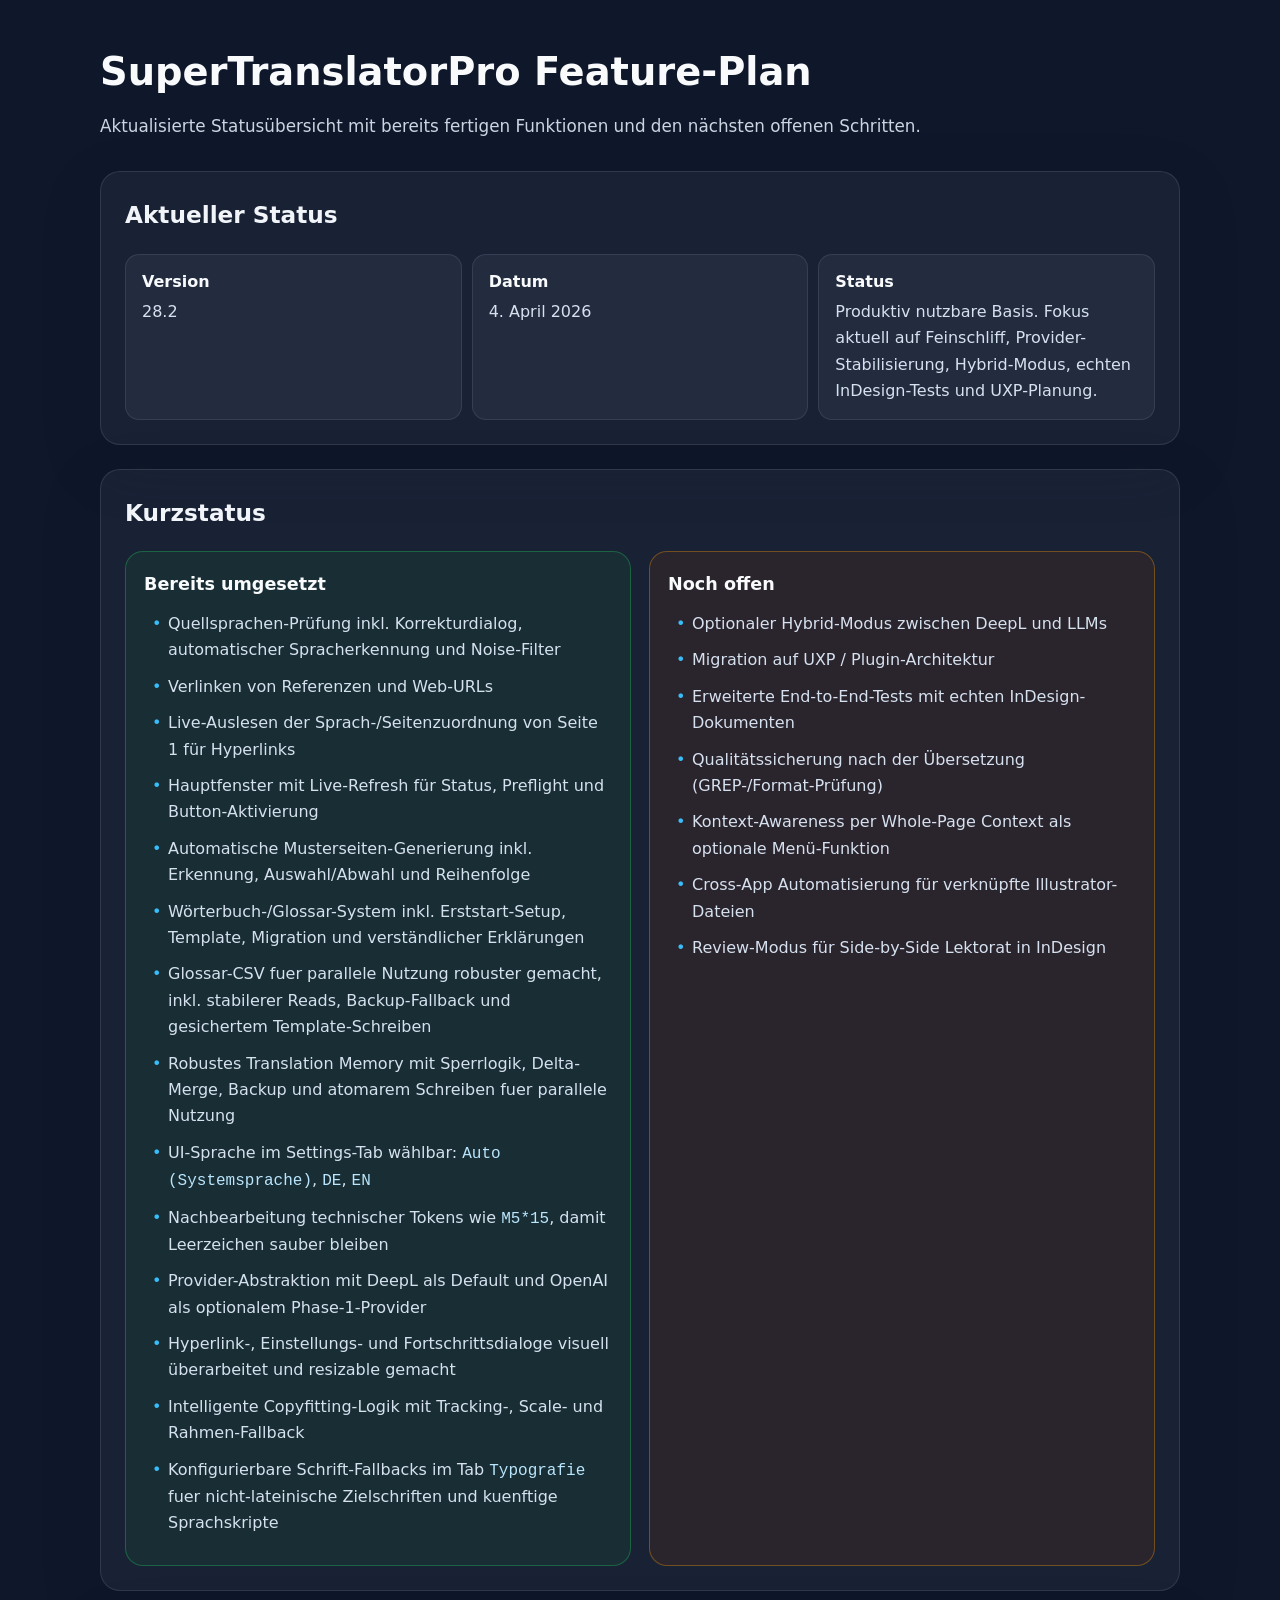
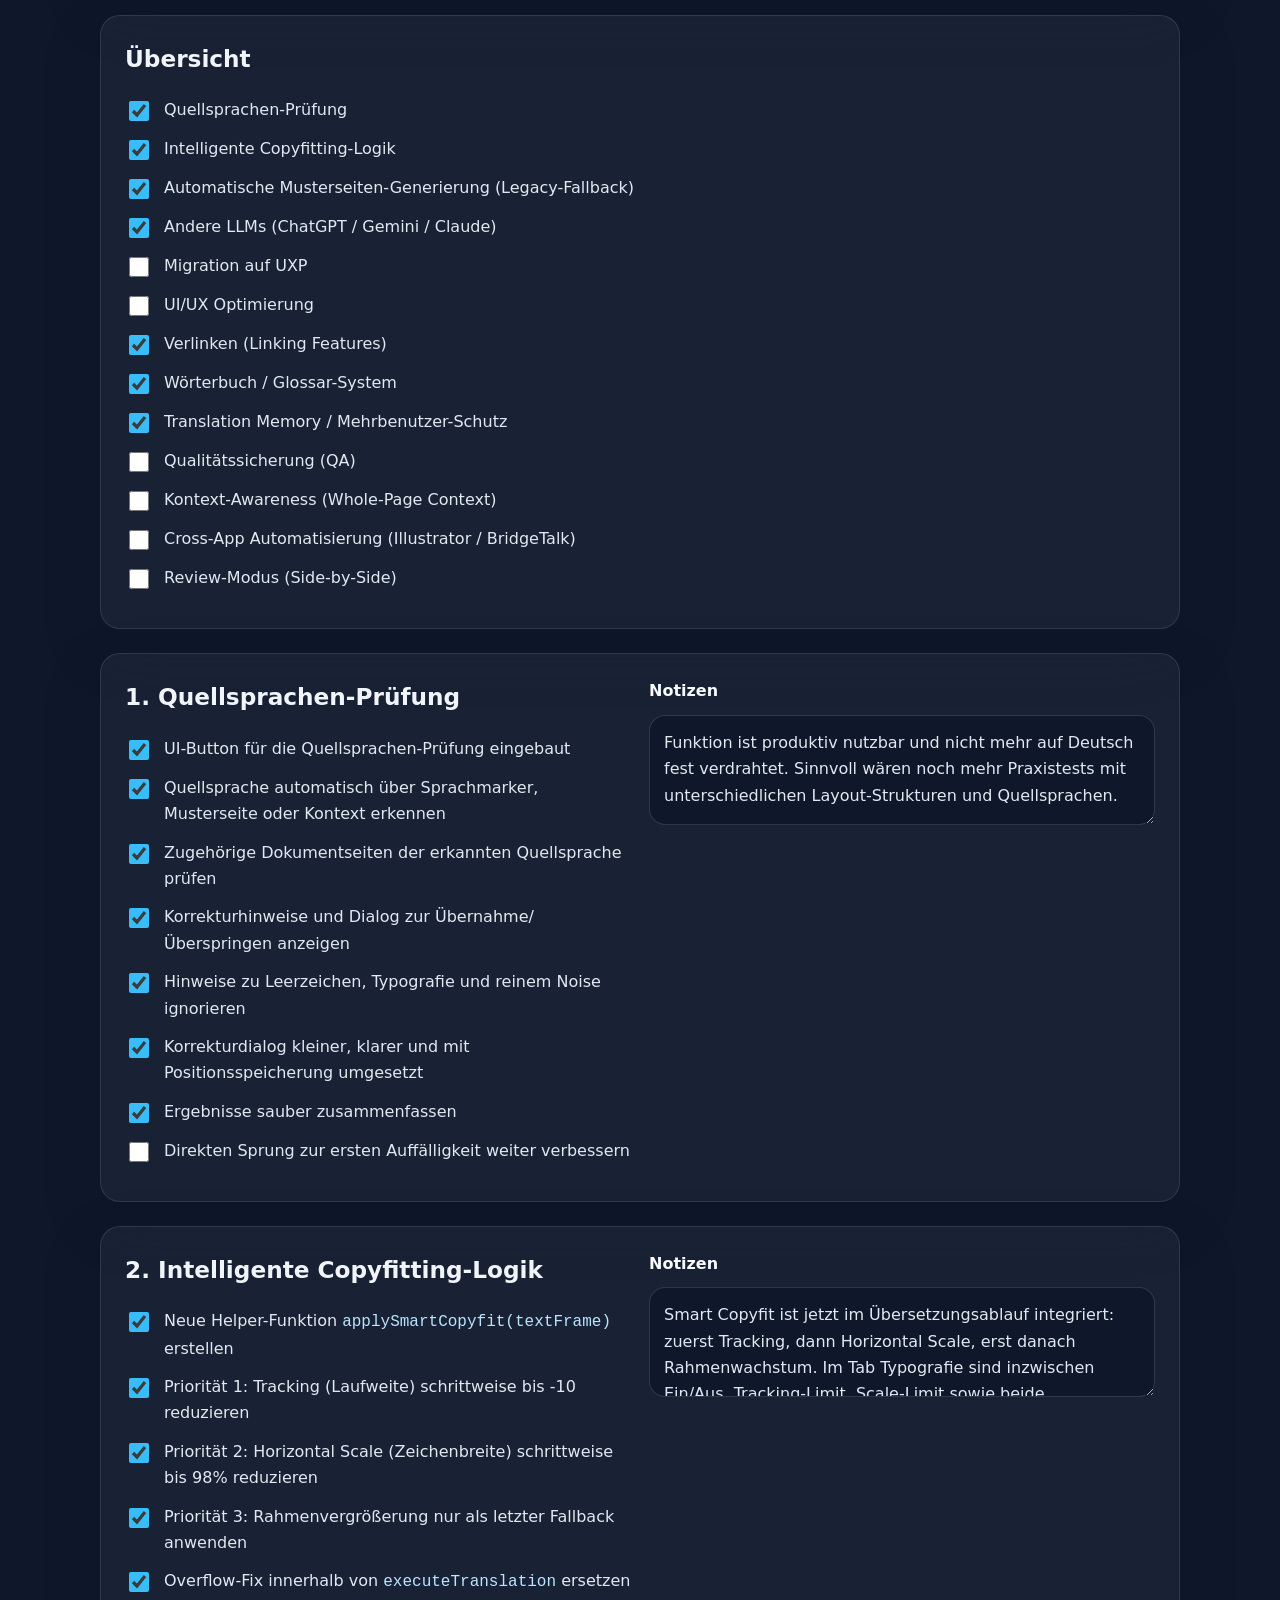
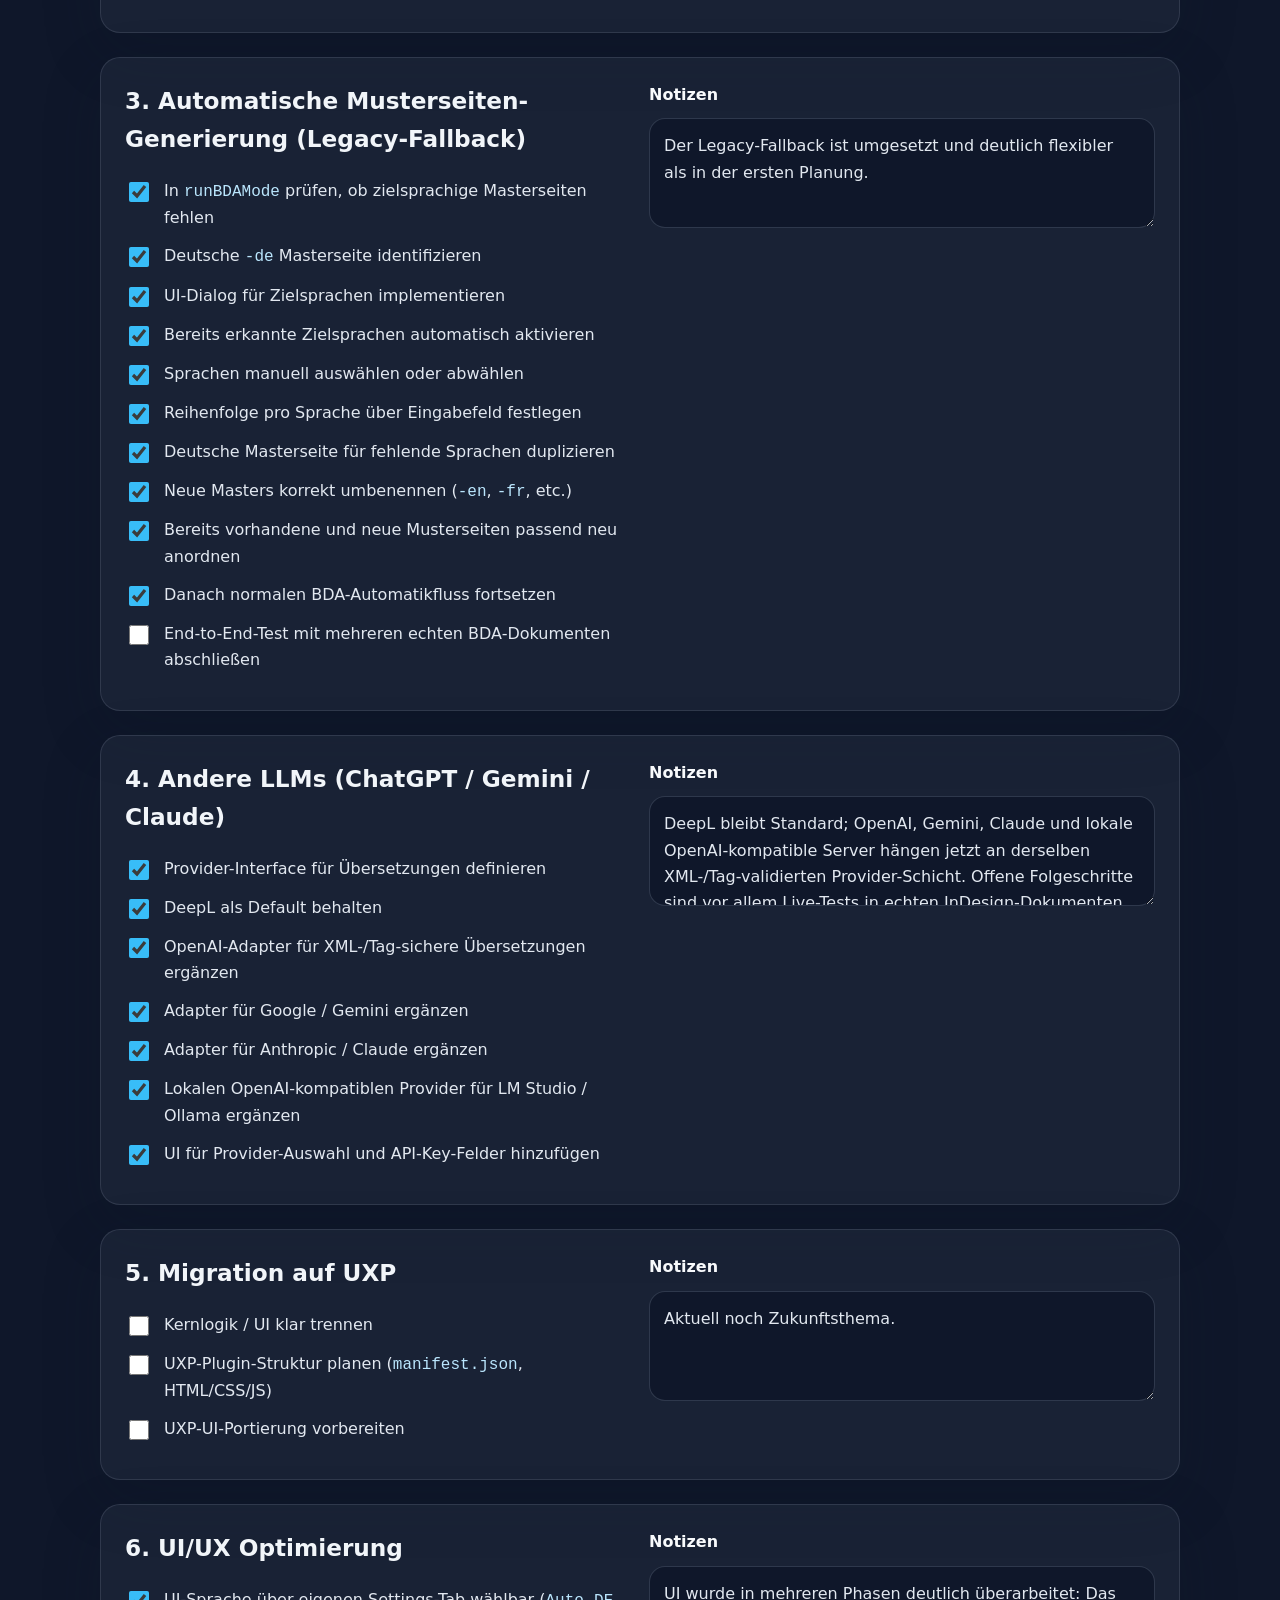
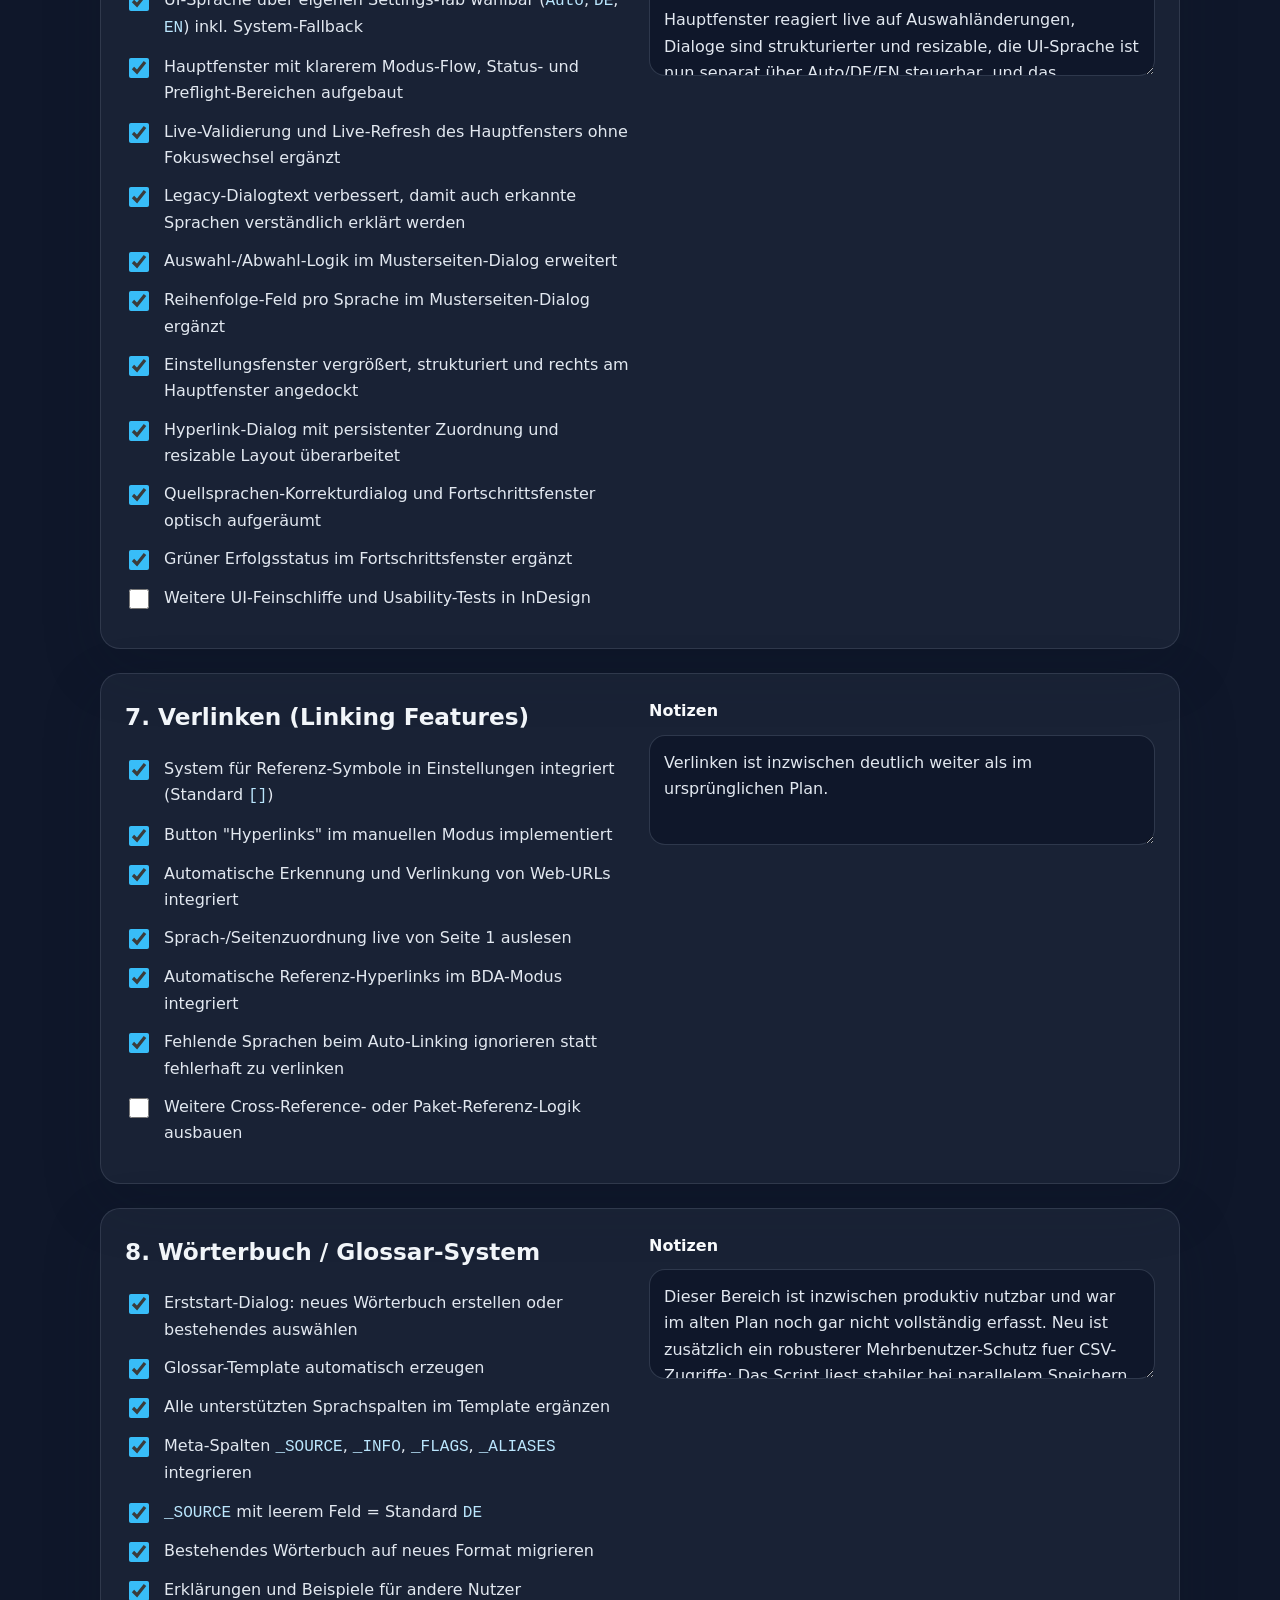
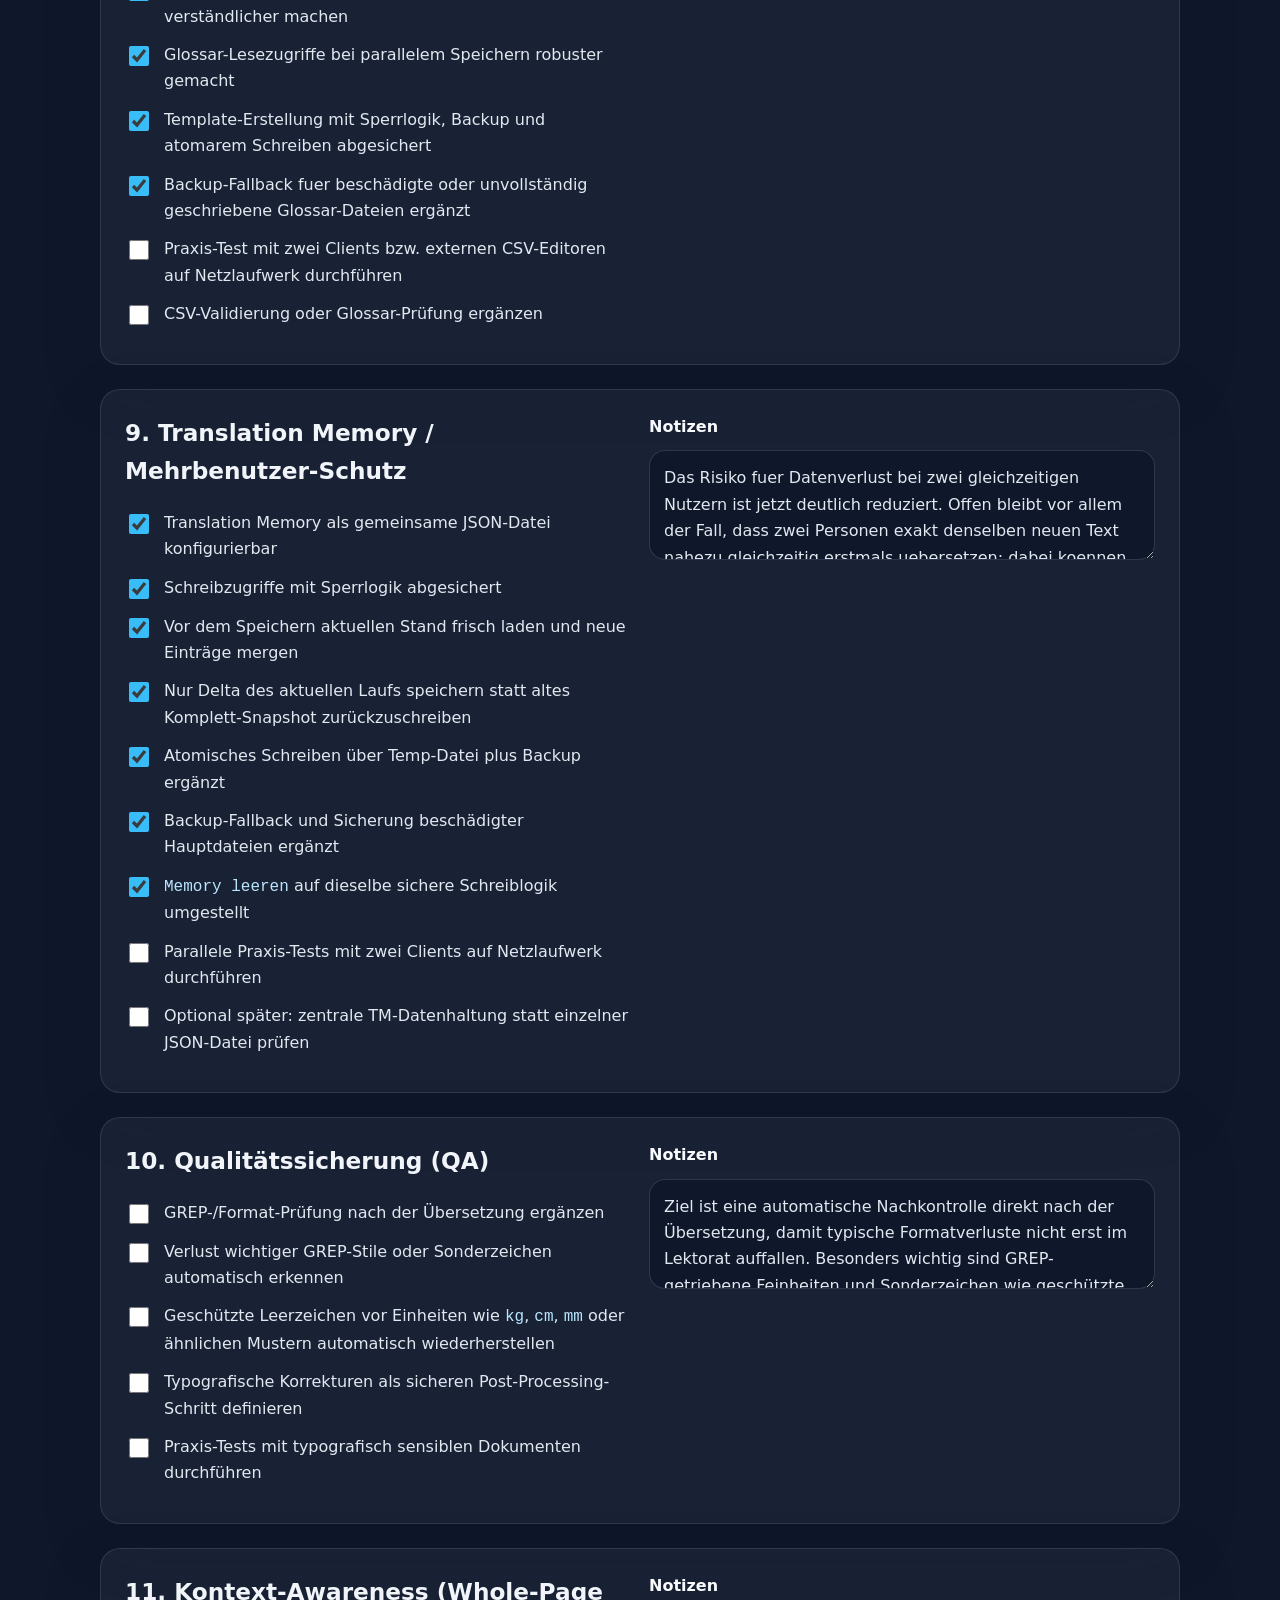
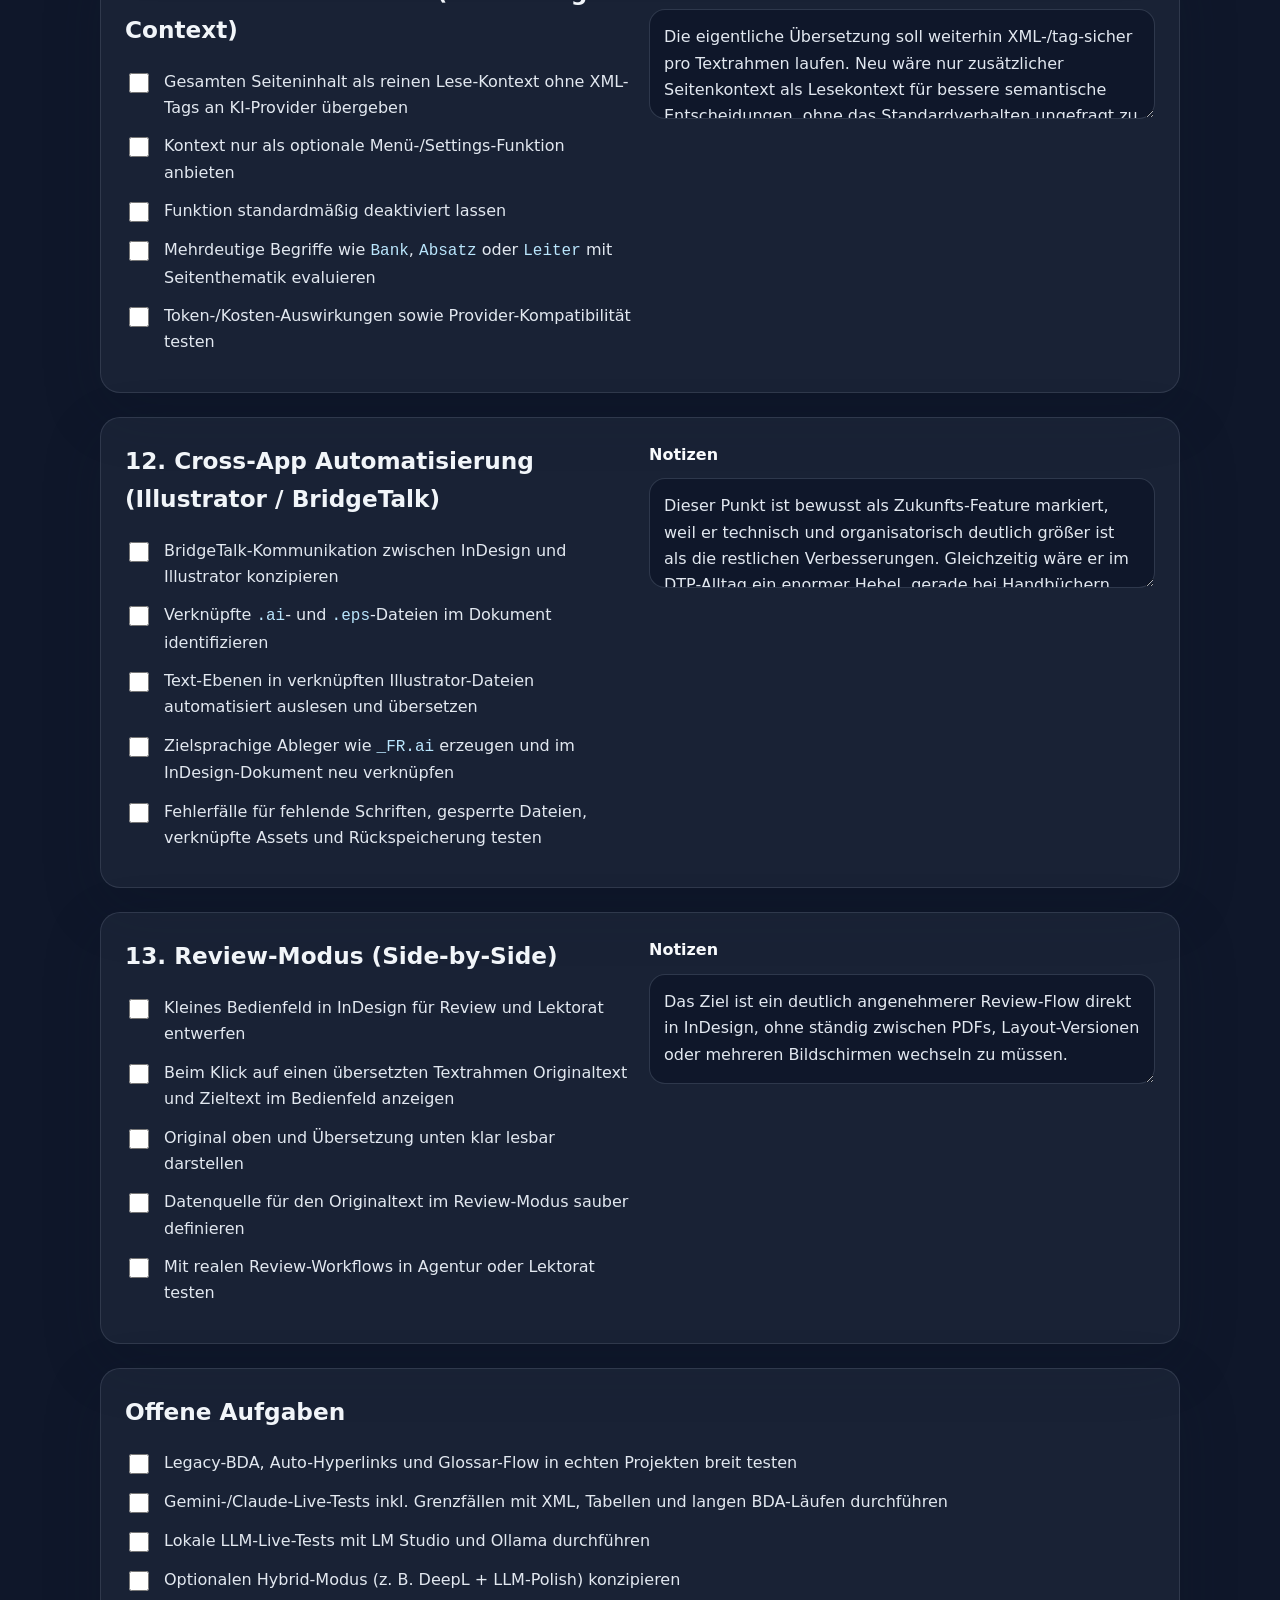
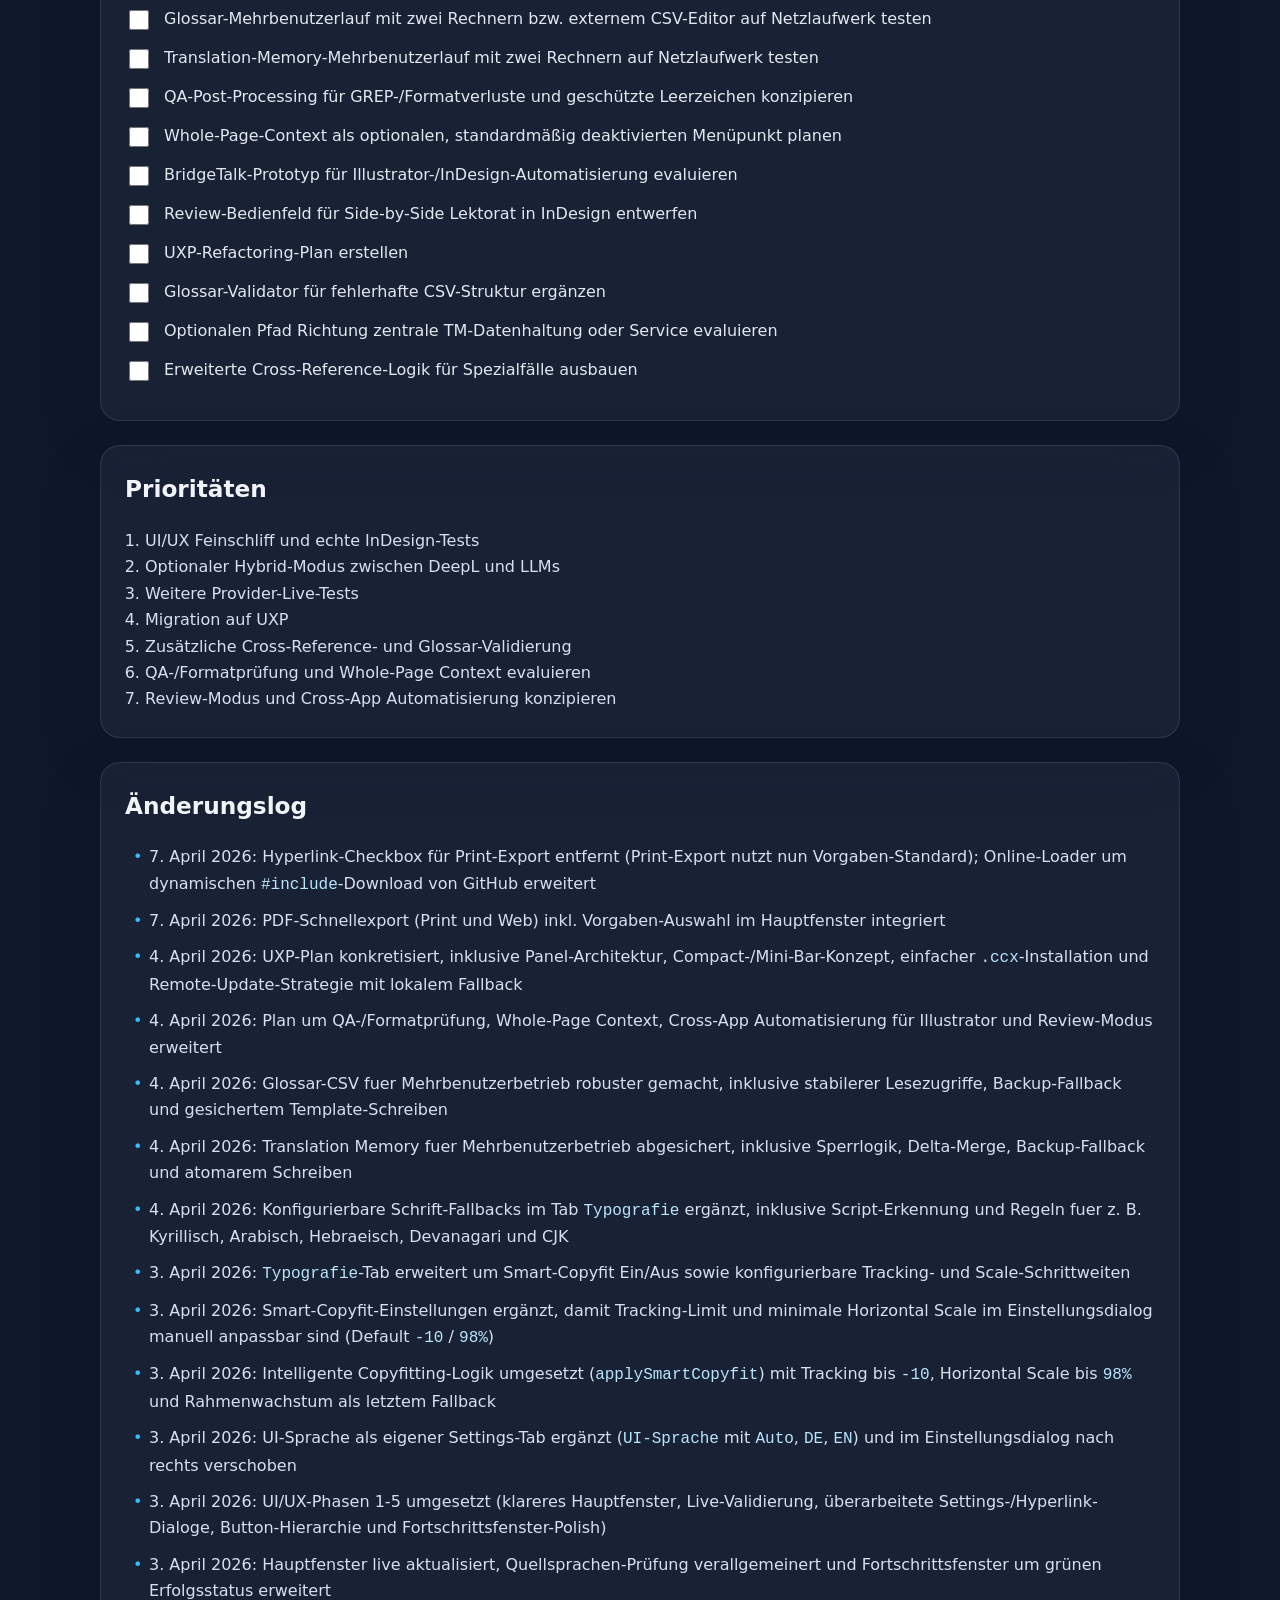
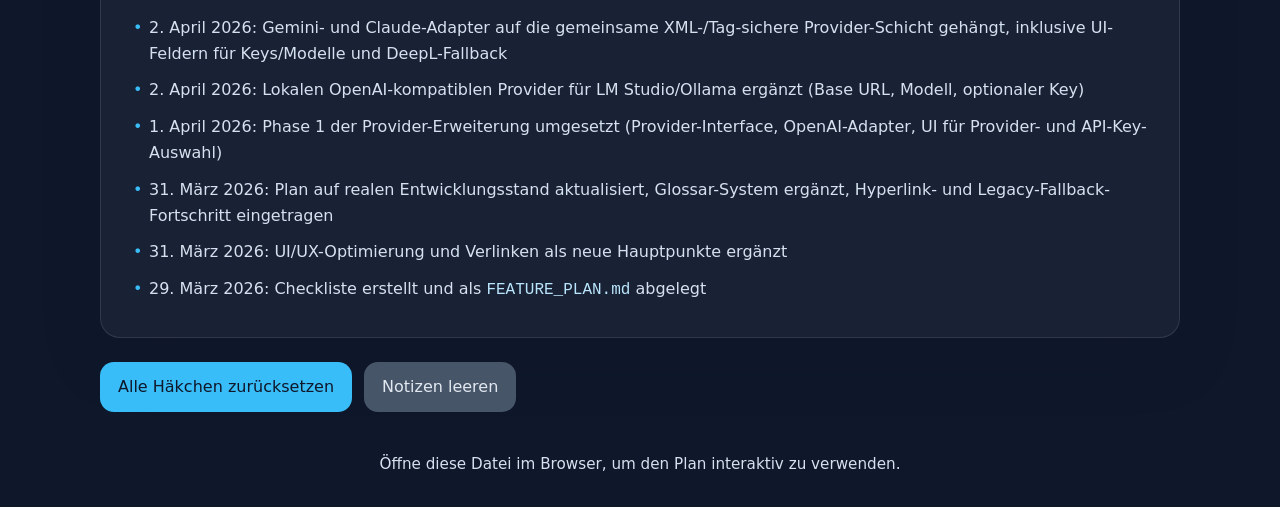
<file: FEATURE_PLAN.html>
<!DOCTYPE html>
<html lang="de">
<head>
  <meta charset="UTF-8" />
  <meta name="viewport" content="width=device-width, initial-scale=1.0" />
  <title>SuperTranslatorPro Feature-Plan</title>
  <style>
    :root {
      color-scheme: light;
      font-family: Inter, system-ui, sans-serif;
      background: #0f172a;
      color: #e2e8f0;
    }
    body {
      margin: 0 auto;
      padding: 40px;
      max-width: 1080px;
      line-height: 1.65;
    }
    header {
      margin-bottom: 30px;
    }
    h1 {
      margin: 0 0 10px;
      font-size: clamp(2rem, 3vw, 3rem);
      color: #f8fafc;
    }
    h2 {
      margin-top: 0;
      color: #f1f5f9;
      font-size: 1.45rem;
    }
    p,
    li {
      color: #d6e1ef;
    }
    .lead {
      margin: 0;
      color: #cbd5e1;
      font-size: 1.05rem;
    }
    section {
      background: rgba(148, 163, 184, 0.08);
      border: 1px solid rgba(148, 163, 184, 0.18);
      border-radius: 20px;
      padding: 24px;
      margin-bottom: 24px;
      box-shadow: 0 20px 60px rgba(15, 23, 42, 0.2);
    }
    .meta-list,
    .plain-list,
    .task-list {
      margin: 0;
      padding: 0;
      list-style: none;
    }
    .meta-list {
      display: grid;
      gap: 10px;
      grid-template-columns: repeat(auto-fit, minmax(220px, 1fr));
      margin-top: 18px;
    }
    .meta-list li {
      background: rgba(148, 163, 184, 0.08);
      border: 1px solid rgba(148, 163, 184, 0.16);
      border-radius: 14px;
      padding: 14px 16px;
    }
    .meta-list strong {
      display: block;
      margin-bottom: 4px;
      color: #f8fafc;
    }
    .summary-grid,
    .section-row {
      display: grid;
      gap: 18px;
      grid-template-columns: repeat(auto-fit, minmax(280px, 1fr));
    }
    .status-card {
      background: rgba(15, 23, 42, 0.55);
      border: 1px solid rgba(148, 163, 184, 0.16);
      border-radius: 18px;
      padding: 18px;
    }
    .status-card h3 {
      margin-top: 0;
      margin-bottom: 12px;
      color: #f8fafc;
      font-size: 1.1rem;
    }
    .status-card.done {
      border-color: rgba(34, 197, 94, 0.35);
      background: rgba(22, 101, 52, 0.18);
    }
    .status-card.open {
      border-color: rgba(245, 158, 11, 0.35);
      background: rgba(120, 53, 15, 0.18);
    }
    .plain-list li {
      position: relative;
      padding-left: 24px;
      margin-bottom: 10px;
    }
    .plain-list li::before {
      content: "•";
      position: absolute;
      left: 8px;
      color: #38bdf8;
    }
    .task-list li {
      display: flex;
      gap: 12px;
      align-items: flex-start;
      margin-bottom: 12px;
    }
    .task-list input[type="checkbox"] {
      width: 20px;
      height: 20px;
      margin-top: 4px;
      accent-color: #38bdf8;
    }
    .task-list label {
      flex: 1;
      cursor: pointer;
      color: #e2e8f0;
    }
    .small strong {
      display: block;
      margin-bottom: 10px;
      color: #f8fafc;
    }
    textarea {
      width: 100%;
      min-height: 110px;
      padding: 14px;
      border: 1px solid rgba(148, 163, 184, 0.24);
      border-radius: 16px;
      background: rgba(15, 23, 42, 0.9);
      color: #e2e8f0;
      font: inherit;
      resize: vertical;
      box-sizing: border-box;
    }
    ol {
      margin: 0;
      padding-left: 20px;
    }
    code {
      font-family: "SFMono-Regular", Consolas, monospace;
      color: #bae6fd;
    }
    .button-row {
      display: flex;
      gap: 12px;
      flex-wrap: wrap;
      margin-top: 10px;
    }
    button {
      border: none;
      border-radius: 14px;
      padding: 12px 18px;
      font: inherit;
      cursor: pointer;
      background: #38bdf8;
      color: #0f172a;
      transition: transform 0.2s ease, background 0.2s ease;
    }
    button:hover {
      transform: translateY(-1px);
      background: #22d3ee;
    }
    button.secondary {
      background: #475569;
      color: #e2e8f0;
    }
    footer {
      margin-top: 40px;
      text-align: center;
      color: #94a3b8;
      font-size: 0.95rem;
    }
    @media (max-width: 720px) {
      body {
        padding: 20px;
      }
    }
  </style>
</head>
<body>
  <header>
    <h1>SuperTranslatorPro Feature-Plan</h1>
    <p class="lead">Aktualisierte Statusübersicht mit bereits fertigen Funktionen und den nächsten offenen Schritten.</p>
  </header>

  <section>
    <h2>Aktueller Status</h2>
    <ul class="meta-list">
      <li><strong>Version</strong>28.2</li>
      <li><strong>Datum</strong>4. April 2026</li>
      <li><strong>Status</strong>Produktiv nutzbare Basis. Fokus aktuell auf Feinschliff, Provider-Stabilisierung, Hybrid-Modus, echten InDesign-Tests und UXP-Planung.</li>
    </ul>
  </section>

  <section>
    <h2>Kurzstatus</h2>
    <div class="summary-grid">
      <div class="status-card done">
        <h3>Bereits umgesetzt</h3>
        <ul class="plain-list">
          <li>Quellsprachen-Prüfung inkl. Korrekturdialog, automatischer Spracherkennung und Noise-Filter</li>
          <li>Verlinken von Referenzen und Web-URLs</li>
          <li>Live-Auslesen der Sprach-/Seitenzuordnung von Seite 1 für Hyperlinks</li>
          <li>Hauptfenster mit Live-Refresh für Status, Preflight und Button-Aktivierung</li>
          <li>Automatische Musterseiten-Generierung inkl. Erkennung, Auswahl/Abwahl und Reihenfolge</li>
          <li>Wörterbuch-/Glossar-System inkl. Erststart-Setup, Template, Migration und verständlicher Erklärungen</li>
          <li>Glossar-CSV fuer parallele Nutzung robuster gemacht, inkl. stabilerer Reads, Backup-Fallback und gesichertem Template-Schreiben</li>
          <li>Robustes Translation Memory mit Sperrlogik, Delta-Merge, Backup und atomarem Schreiben fuer parallele Nutzung</li>
          <li>UI-Sprache im Settings-Tab wählbar: <code>Auto (Systemsprache)</code>, <code>DE</code>, <code>EN</code></li>
          <li>Nachbearbeitung technischer Tokens wie <code>M5*15</code>, damit Leerzeichen sauber bleiben</li>
          <li>Provider-Abstraktion mit DeepL als Default und OpenAI als optionalem Phase-1-Provider</li>
          <li>Hyperlink-, Einstellungs- und Fortschrittsdialoge visuell überarbeitet und resizable gemacht</li>
          <li>Intelligente Copyfitting-Logik mit Tracking-, Scale- und Rahmen-Fallback</li>
          <li>Konfigurierbare Schrift-Fallbacks im Tab <code>Typografie</code> fuer nicht-lateinische Zielschriften und kuenftige Sprachskripte</li>
        </ul>
      </div>
      <div class="status-card open">
        <h3>Noch offen</h3>
        <ul class="plain-list">
          <li>Optionaler Hybrid-Modus zwischen DeepL und LLMs</li>
          <li>Migration auf UXP / Plugin-Architektur</li>
          <li>Erweiterte End-to-End-Tests mit echten InDesign-Dokumenten</li>
          <li>Qualitätssicherung nach der Übersetzung (GREP-/Format-Prüfung)</li>
          <li>Kontext-Awareness per Whole-Page Context als optionale Menü-Funktion</li>
          <li>Cross-App Automatisierung für verknüpfte Illustrator-Dateien</li>
          <li>Review-Modus für Side-by-Side Lektorat in InDesign</li>
        </ul>
      </div>
    </div>
  </section>

  <section>
    <h2>Übersicht</h2>
    <ul class="task-list">
      <li><input type="checkbox" id="overview-1" class="plan-checkbox" checked /><label for="overview-1">Quellsprachen-Prüfung</label></li>
      <li><input type="checkbox" id="overview-2" class="plan-checkbox" checked /><label for="overview-2">Intelligente Copyfitting-Logik</label></li>
      <li><input type="checkbox" id="overview-3" class="plan-checkbox" checked /><label for="overview-3">Automatische Musterseiten-Generierung (Legacy-Fallback)</label></li>
      <li><input type="checkbox" id="overview-4" class="plan-checkbox" checked /><label for="overview-4">Andere LLMs (ChatGPT / Gemini / Claude)</label></li>
      <li><input type="checkbox" id="overview-5" class="plan-checkbox" /><label for="overview-5">Migration auf UXP</label></li>
      <li><input type="checkbox" id="overview-6" class="plan-checkbox" /><label for="overview-6">UI/UX Optimierung</label></li>
      <li><input type="checkbox" id="overview-7" class="plan-checkbox" checked /><label for="overview-7">Verlinken (Linking Features)</label></li>
      <li><input type="checkbox" id="overview-8" class="plan-checkbox" checked /><label for="overview-8">Wörterbuch / Glossar-System</label></li>
      <li><input type="checkbox" id="overview-9" class="plan-checkbox" checked /><label for="overview-9">Translation Memory / Mehrbenutzer-Schutz</label></li>
      <li><input type="checkbox" id="overview-10" class="plan-checkbox" /><label for="overview-10">Qualitätssicherung (QA)</label></li>
      <li><input type="checkbox" id="overview-11" class="plan-checkbox" /><label for="overview-11">Kontext-Awareness (Whole-Page Context)</label></li>
      <li><input type="checkbox" id="overview-12" class="plan-checkbox" /><label for="overview-12">Cross-App Automatisierung (Illustrator / BridgeTalk)</label></li>
      <li><input type="checkbox" id="overview-13" class="plan-checkbox" /><label for="overview-13">Review-Modus (Side-by-Side)</label></li>
    </ul>
  </section>

  <section>
    <div class="section-row">
      <div>
        <h2>1. Quellsprachen-Prüfung</h2>
        <ul class="task-list">
          <li><input type="checkbox" id="task-1-1" class="plan-checkbox" checked /><label for="task-1-1">UI-Button für die Quellsprachen-Prüfung eingebaut</label></li>
          <li><input type="checkbox" id="task-1-2" class="plan-checkbox" checked /><label for="task-1-2">Quellsprache automatisch über Sprachmarker, Musterseite oder Kontext erkennen</label></li>
          <li><input type="checkbox" id="task-1-3" class="plan-checkbox" checked /><label for="task-1-3">Zugehörige Dokumentseiten der erkannten Quellsprache prüfen</label></li>
          <li><input type="checkbox" id="task-1-4" class="plan-checkbox" checked /><label for="task-1-4">Korrekturhinweise und Dialog zur Übernahme/Überspringen anzeigen</label></li>
          <li><input type="checkbox" id="task-1-5" class="plan-checkbox" checked /><label for="task-1-5">Hinweise zu Leerzeichen, Typografie und reinem Noise ignorieren</label></li>
          <li><input type="checkbox" id="task-1-6" class="plan-checkbox" checked /><label for="task-1-6">Korrekturdialog kleiner, klarer und mit Positionsspeicherung umgesetzt</label></li>
          <li><input type="checkbox" id="task-1-7" class="plan-checkbox" checked /><label for="task-1-7">Ergebnisse sauber zusammenfassen</label></li>
          <li><input type="checkbox" id="task-1-8" class="plan-checkbox" /><label for="task-1-8">Direkten Sprung zur ersten Auffälligkeit weiter verbessern</label></li>
        </ul>
      </div>
      <div class="small">
        <strong>Notizen</strong>
        <textarea id="note-1">Funktion ist produktiv nutzbar und nicht mehr auf Deutsch fest verdrahtet. Sinnvoll wären noch mehr Praxistests mit unterschiedlichen Layout-Strukturen und Quellsprachen.</textarea>
      </div>
    </div>
  </section>

  <section>
    <div class="section-row">
      <div>
        <h2>2. Intelligente Copyfitting-Logik</h2>
        <ul class="task-list">
          <li><input type="checkbox" id="task-2-1" class="plan-checkbox" checked /><label for="task-2-1">Neue Helper-Funktion <code>applySmartCopyfit(textFrame)</code> erstellen</label></li>
          <li><input type="checkbox" id="task-2-2" class="plan-checkbox" checked /><label for="task-2-2">Priorität 1: Tracking (Laufweite) schrittweise bis -10 reduzieren</label></li>
          <li><input type="checkbox" id="task-2-3" class="plan-checkbox" checked /><label for="task-2-3">Priorität 2: Horizontal Scale (Zeichenbreite) schrittweise bis 98% reduzieren</label></li>
          <li><input type="checkbox" id="task-2-4" class="plan-checkbox" checked /><label for="task-2-4">Priorität 3: Rahmenvergrößerung nur als letzter Fallback anwenden</label></li>
          <li><input type="checkbox" id="task-2-5" class="plan-checkbox" checked /><label for="task-2-5">Overflow-Fix innerhalb von <code>executeTranslation</code> ersetzen</label></li>
        </ul>
      </div>
      <div class="small">
        <strong>Notizen</strong>
        <textarea id="note-2">Smart Copyfit ist jetzt im Übersetzungsablauf integriert: zuerst Tracking, dann Horizontal Scale, erst danach Rahmenwachstum. Im Tab Typografie sind inzwischen Ein/Aus, Tracking-Limit, Scale-Limit sowie beide Schrittweiten konfigurierbar; Standard bleibt Tracking bis -10, Horizontal Scale bis 98%, Tracking-Schrittweite 2, Scale-Schrittweite 1. Offen bleiben vor allem Praxistests mit echten InDesign-Dokumenten und unterschiedlichen Layouts.</textarea>
      </div>
    </div>
  </section>

  <section>
    <div class="section-row">
      <div>
        <h2>3. Automatische Musterseiten-Generierung (Legacy-Fallback)</h2>
        <ul class="task-list">
          <li><input type="checkbox" id="task-3-1" class="plan-checkbox" checked /><label for="task-3-1">In <code>runBDAMode</code> prüfen, ob zielsprachige Masterseiten fehlen</label></li>
          <li><input type="checkbox" id="task-3-2" class="plan-checkbox" checked /><label for="task-3-2">Deutsche <code>-de</code> Masterseite identifizieren</label></li>
          <li><input type="checkbox" id="task-3-3" class="plan-checkbox" checked /><label for="task-3-3">UI-Dialog für Zielsprachen implementieren</label></li>
          <li><input type="checkbox" id="task-3-4" class="plan-checkbox" checked /><label for="task-3-4">Bereits erkannte Zielsprachen automatisch aktivieren</label></li>
          <li><input type="checkbox" id="task-3-5" class="plan-checkbox" checked /><label for="task-3-5">Sprachen manuell auswählen oder abwählen</label></li>
          <li><input type="checkbox" id="task-3-6" class="plan-checkbox" checked /><label for="task-3-6">Reihenfolge pro Sprache über Eingabefeld festlegen</label></li>
          <li><input type="checkbox" id="task-3-7" class="plan-checkbox" checked /><label for="task-3-7">Deutsche Masterseite für fehlende Sprachen duplizieren</label></li>
          <li><input type="checkbox" id="task-3-8" class="plan-checkbox" checked /><label for="task-3-8">Neue Masters korrekt umbenennen (<code>-en</code>, <code>-fr</code>, etc.)</label></li>
          <li><input type="checkbox" id="task-3-9" class="plan-checkbox" checked /><label for="task-3-9">Bereits vorhandene und neue Musterseiten passend neu anordnen</label></li>
          <li><input type="checkbox" id="task-3-10" class="plan-checkbox" checked /><label for="task-3-10">Danach normalen BDA-Automatikfluss fortsetzen</label></li>
          <li><input type="checkbox" id="task-3-11" class="plan-checkbox" /><label for="task-3-11">End-to-End-Test mit mehreren echten BDA-Dokumenten abschließen</label></li>
        </ul>
      </div>
      <div class="small">
        <strong>Notizen</strong>
        <textarea id="note-3">Der Legacy-Fallback ist umgesetzt und deutlich flexibler als in der ersten Planung.</textarea>
      </div>
    </div>
  </section>

  <section>
    <div class="section-row">
      <div>
        <h2>4. Andere LLMs (ChatGPT / Gemini / Claude)</h2>
        <ul class="task-list">
          <li><input type="checkbox" id="task-4-1" class="plan-checkbox" checked /><label for="task-4-1">Provider-Interface für Übersetzungen definieren</label></li>
          <li><input type="checkbox" id="task-4-2" class="plan-checkbox" checked /><label for="task-4-2">DeepL als Default behalten</label></li>
          <li><input type="checkbox" id="task-4-3" class="plan-checkbox" checked /><label for="task-4-3">OpenAI-Adapter für XML-/Tag-sichere Übersetzungen ergänzen</label></li>
          <li><input type="checkbox" id="task-4-4" class="plan-checkbox" checked /><label for="task-4-4">Adapter für Google / Gemini ergänzen</label></li>
          <li><input type="checkbox" id="task-4-5" class="plan-checkbox" checked /><label for="task-4-5">Adapter für Anthropic / Claude ergänzen</label></li>
          <li><input type="checkbox" id="task-4-6" class="plan-checkbox" checked /><label for="task-4-6">Lokalen OpenAI-kompatiblen Provider für LM Studio / Ollama ergänzen</label></li>
          <li><input type="checkbox" id="task-4-7" class="plan-checkbox" checked /><label for="task-4-7">UI für Provider-Auswahl und API-Key-Felder hinzufügen</label></li>
        </ul>
      </div>
      <div class="small">
        <strong>Notizen</strong>
        <textarea id="note-4">DeepL bleibt Standard; OpenAI, Gemini, Claude und lokale OpenAI-kompatible Server hängen jetzt an derselben XML-/Tag-validierten Provider-Schicht. Offene Folgeschritte sind vor allem Live-Tests in echten InDesign-Dokumenten sowie später ein optionaler Hybrid-/Polish-Modus.</textarea>
      </div>
    </div>
  </section>

  <section>
    <div class="section-row">
      <div>
        <h2>5. Migration auf UXP</h2>
        <ul class="task-list">
          <li><input type="checkbox" id="task-5-1" class="plan-checkbox" /><label for="task-5-1">Kernlogik / UI klar trennen</label></li>
          <li><input type="checkbox" id="task-5-2" class="plan-checkbox" /><label for="task-5-2">UXP-Plugin-Struktur planen (<code>manifest.json</code>, HTML/CSS/JS)</label></li>
          <li><input type="checkbox" id="task-5-3" class="plan-checkbox" /><label for="task-5-3">UXP-UI-Portierung vorbereiten</label></li>
        </ul>
      </div>
      <div class="small">
        <strong>Notizen</strong>
        <textarea id="note-5">Aktuell noch Zukunftsthema.</textarea>
      </div>
    </div>
  </section>

  <section>
    <div class="section-row">
      <div>
        <h2>6. UI/UX Optimierung</h2>
        <ul class="task-list">
          <li><input type="checkbox" id="task-6-1" class="plan-checkbox" checked /><label for="task-6-1">UI-Sprache über eigenen Settings-Tab wählbar (<code>Auto</code>, <code>DE</code>, <code>EN</code>) inkl. System-Fallback</label></li>
          <li><input type="checkbox" id="task-6-2" class="plan-checkbox" checked /><label for="task-6-2">Hauptfenster mit klarerem Modus-Flow, Status- und Preflight-Bereichen aufgebaut</label></li>
          <li><input type="checkbox" id="task-6-3" class="plan-checkbox" checked /><label for="task-6-3">Live-Validierung und Live-Refresh des Hauptfensters ohne Fokuswechsel ergänzt</label></li>
          <li><input type="checkbox" id="task-6-4" class="plan-checkbox" checked /><label for="task-6-4">Legacy-Dialogtext verbessert, damit auch erkannte Sprachen verständlich erklärt werden</label></li>
          <li><input type="checkbox" id="task-6-5" class="plan-checkbox" checked /><label for="task-6-5">Auswahl-/Abwahl-Logik im Musterseiten-Dialog erweitert</label></li>
          <li><input type="checkbox" id="task-6-6" class="plan-checkbox" checked /><label for="task-6-6">Reihenfolge-Feld pro Sprache im Musterseiten-Dialog ergänzt</label></li>
          <li><input type="checkbox" id="task-6-7" class="plan-checkbox" checked /><label for="task-6-7">Einstellungsfenster vergrößert, strukturiert und rechts am Hauptfenster angedockt</label></li>
          <li><input type="checkbox" id="task-6-8" class="plan-checkbox" checked /><label for="task-6-8">Hyperlink-Dialog mit persistenter Zuordnung und resizable Layout überarbeitet</label></li>
          <li><input type="checkbox" id="task-6-9" class="plan-checkbox" checked /><label for="task-6-9">Quellsprachen-Korrekturdialog und Fortschrittsfenster optisch aufgeräumt</label></li>
          <li><input type="checkbox" id="task-6-10" class="plan-checkbox" checked /><label for="task-6-10">Grüner Erfolgsstatus im Fortschrittsfenster ergänzt</label></li>
          <li><input type="checkbox" id="task-6-11" class="plan-checkbox" /><label for="task-6-11">Weitere UI-Feinschliffe und Usability-Tests in InDesign</label></li>
        </ul>
      </div>
      <div class="small">
        <strong>Notizen</strong>
        <textarea id="note-6">UI wurde in mehreren Phasen deutlich überarbeitet: Das Hauptfenster reagiert live auf Auswahländerungen, Dialoge sind strukturierter und resizable, die UI-Sprache ist nun separat über Auto/DE/EN steuerbar, und das Fortschrittsfenster zeigt einen sichtbaren Erfolgsstatus. Offen bleiben vor allem Praxistests in InDesign und weitere visuelle Feinschliffe.</textarea>
      </div>
    </div>
  </section>

  <section>
    <div class="section-row">
      <div>
        <h2>7. Verlinken (Linking Features)</h2>
        <ul class="task-list">
          <li><input type="checkbox" id="task-7-1" class="plan-checkbox" checked /><label for="task-7-1">System für Referenz-Symbole in Einstellungen integriert (Standard <code>[]</code>)</label></li>
          <li><input type="checkbox" id="task-7-2" class="plan-checkbox" checked /><label for="task-7-2">Button "Hyperlinks" im manuellen Modus implementiert</label></li>
          <li><input type="checkbox" id="task-7-3" class="plan-checkbox" checked /><label for="task-7-3">Automatische Erkennung und Verlinkung von Web-URLs integriert</label></li>
          <li><input type="checkbox" id="task-7-4" class="plan-checkbox" checked /><label for="task-7-4">Sprach-/Seitenzuordnung live von Seite 1 auslesen</label></li>
          <li><input type="checkbox" id="task-7-5" class="plan-checkbox" checked /><label for="task-7-5">Automatische Referenz-Hyperlinks im BDA-Modus integriert</label></li>
          <li><input type="checkbox" id="task-7-6" class="plan-checkbox" checked /><label for="task-7-6">Fehlende Sprachen beim Auto-Linking ignorieren statt fehlerhaft zu verlinken</label></li>
          <li><input type="checkbox" id="task-7-7" class="plan-checkbox" /><label for="task-7-7">Weitere Cross-Reference- oder Paket-Referenz-Logik ausbauen</label></li>
        </ul>
      </div>
      <div class="small">
        <strong>Notizen</strong>
        <textarea id="note-7">Verlinken ist inzwischen deutlich weiter als im ursprünglichen Plan.</textarea>
      </div>
    </div>
  </section>

  <section>
    <div class="section-row">
      <div>
        <h2>8. Wörterbuch / Glossar-System</h2>
        <ul class="task-list">
          <li><input type="checkbox" id="task-8-1" class="plan-checkbox" checked /><label for="task-8-1">Erststart-Dialog: neues Wörterbuch erstellen oder bestehendes auswählen</label></li>
          <li><input type="checkbox" id="task-8-2" class="plan-checkbox" checked /><label for="task-8-2">Glossar-Template automatisch erzeugen</label></li>
          <li><input type="checkbox" id="task-8-3" class="plan-checkbox" checked /><label for="task-8-3">Alle unterstützten Sprachspalten im Template ergänzen</label></li>
          <li><input type="checkbox" id="task-8-4" class="plan-checkbox" checked /><label for="task-8-4">Meta-Spalten <code>_SOURCE</code>, <code>_INFO</code>, <code>_FLAGS</code>, <code>_ALIASES</code> integrieren</label></li>
          <li><input type="checkbox" id="task-8-5" class="plan-checkbox" checked /><label for="task-8-5"><code>_SOURCE</code> mit leerem Feld = Standard <code>DE</code></label></li>
          <li><input type="checkbox" id="task-8-6" class="plan-checkbox" checked /><label for="task-8-6">Bestehendes Wörterbuch auf neues Format migrieren</label></li>
          <li><input type="checkbox" id="task-8-7" class="plan-checkbox" checked /><label for="task-8-7">Erklärungen und Beispiele für andere Nutzer verständlicher machen</label></li>
          <li><input type="checkbox" id="task-8-8" class="plan-checkbox" checked /><label for="task-8-8">Glossar-Lesezugriffe bei parallelem Speichern robuster gemacht</label></li>
          <li><input type="checkbox" id="task-8-9" class="plan-checkbox" checked /><label for="task-8-9">Template-Erstellung mit Sperrlogik, Backup und atomarem Schreiben abgesichert</label></li>
          <li><input type="checkbox" id="task-8-10" class="plan-checkbox" checked /><label for="task-8-10">Backup-Fallback fuer beschädigte oder unvollständig geschriebene Glossar-Dateien ergänzt</label></li>
          <li><input type="checkbox" id="task-8-11" class="plan-checkbox" /><label for="task-8-11">Praxis-Test mit zwei Clients bzw. externen CSV-Editoren auf Netzlaufwerk durchführen</label></li>
          <li><input type="checkbox" id="task-8-12" class="plan-checkbox" /><label for="task-8-12">CSV-Validierung oder Glossar-Prüfung ergänzen</label></li>
        </ul>
      </div>
      <div class="small">
        <strong>Notizen</strong>
        <textarea id="note-8">Dieser Bereich ist inzwischen produktiv nutzbar und war im alten Plan noch gar nicht vollständig erfasst. Neu ist zusätzlich ein robusterer Mehrbenutzer-Schutz fuer CSV-Zugriffe: Das Script liest stabiler bei parallelem Speichern, kann auf eine Sicherung zurückfallen und schreibt neue Template-Dateien abgesichert.</textarea>
      </div>
    </div>
  </section>

  <section>
    <div class="section-row">
      <div>
        <h2>9. Translation Memory / Mehrbenutzer-Schutz</h2>
        <ul class="task-list">
          <li><input type="checkbox" id="task-9-1" class="plan-checkbox" checked /><label for="task-9-1">Translation Memory als gemeinsame JSON-Datei konfigurierbar</label></li>
          <li><input type="checkbox" id="task-9-2" class="plan-checkbox" checked /><label for="task-9-2">Schreibzugriffe mit Sperrlogik abgesichert</label></li>
          <li><input type="checkbox" id="task-9-3" class="plan-checkbox" checked /><label for="task-9-3">Vor dem Speichern aktuellen Stand frisch laden und neue Einträge mergen</label></li>
          <li><input type="checkbox" id="task-9-4" class="plan-checkbox" checked /><label for="task-9-4">Nur Delta des aktuellen Laufs speichern statt altes Komplett-Snapshot zurückzuschreiben</label></li>
          <li><input type="checkbox" id="task-9-5" class="plan-checkbox" checked /><label for="task-9-5">Atomisches Schreiben über Temp-Datei plus Backup ergänzt</label></li>
          <li><input type="checkbox" id="task-9-6" class="plan-checkbox" checked /><label for="task-9-6">Backup-Fallback und Sicherung beschädigter Hauptdateien ergänzt</label></li>
          <li><input type="checkbox" id="task-9-7" class="plan-checkbox" checked /><label for="task-9-7"><code>Memory leeren</code> auf dieselbe sichere Schreiblogik umgestellt</label></li>
          <li><input type="checkbox" id="task-9-8" class="plan-checkbox" /><label for="task-9-8">Parallele Praxis-Tests mit zwei Clients auf Netzlaufwerk durchführen</label></li>
          <li><input type="checkbox" id="task-9-9" class="plan-checkbox" /><label for="task-9-9">Optional später: zentrale TM-Datenhaltung statt einzelner JSON-Datei prüfen</label></li>
        </ul>
      </div>
      <div class="small">
        <strong>Notizen</strong>
        <textarea id="note-9">Das Risiko fuer Datenverlust bei zwei gleichzeitigen Nutzern ist jetzt deutlich reduziert. Offen bleibt vor allem der Fall, dass zwei Personen exakt denselben neuen Text nahezu gleichzeitig erstmals uebersetzen; dabei koennen weiterhin doppelte API-Calls entstehen, auch wenn die Datei selbst geschuetzt ist.</textarea>
      </div>
    </div>
  </section>

  <section>
    <div class="section-row">
      <div>
        <h2>10. Qualitätssicherung (QA)</h2>
        <ul class="task-list">
          <li><input type="checkbox" id="task-10-1" class="plan-checkbox" /><label for="task-10-1">GREP-/Format-Prüfung nach der Übersetzung ergänzen</label></li>
          <li><input type="checkbox" id="task-10-2" class="plan-checkbox" /><label for="task-10-2">Verlust wichtiger GREP-Stile oder Sonderzeichen automatisch erkennen</label></li>
          <li><input type="checkbox" id="task-10-3" class="plan-checkbox" /><label for="task-10-3">Geschützte Leerzeichen vor Einheiten wie <code>kg</code>, <code>cm</code>, <code>mm</code> oder ähnlichen Mustern automatisch wiederherstellen</label></li>
          <li><input type="checkbox" id="task-10-4" class="plan-checkbox" /><label for="task-10-4">Typografische Korrekturen als sicheren Post-Processing-Schritt definieren</label></li>
          <li><input type="checkbox" id="task-10-5" class="plan-checkbox" /><label for="task-10-5">Praxis-Tests mit typografisch sensiblen Dokumenten durchführen</label></li>
        </ul>
      </div>
      <div class="small">
        <strong>Notizen</strong>
        <textarea id="note-10">Ziel ist eine automatische Nachkontrolle direkt nach der Übersetzung, damit typische Formatverluste nicht erst im Lektorat auffallen. Besonders wichtig sind GREP-getriebene Feinheiten und Sonderzeichen wie geschützte Leerzeichen vor Maßeinheiten.</textarea>
      </div>
    </div>
  </section>

  <section>
    <div class="section-row">
      <div>
        <h2>11. Kontext-Awareness (Whole-Page Context)</h2>
        <ul class="task-list">
          <li><input type="checkbox" id="task-11-1" class="plan-checkbox" /><label for="task-11-1">Gesamten Seiteninhalt als reinen Lese-Kontext ohne XML-Tags an KI-Provider übergeben</label></li>
          <li><input type="checkbox" id="task-11-2" class="plan-checkbox" /><label for="task-11-2">Kontext nur als optionale Menü-/Settings-Funktion anbieten</label></li>
          <li><input type="checkbox" id="task-11-3" class="plan-checkbox" /><label for="task-11-3">Funktion standardmäßig deaktiviert lassen</label></li>
          <li><input type="checkbox" id="task-11-4" class="plan-checkbox" /><label for="task-11-4">Mehrdeutige Begriffe wie <code>Bank</code>, <code>Absatz</code> oder <code>Leiter</code> mit Seitenthematik evaluieren</label></li>
          <li><input type="checkbox" id="task-11-5" class="plan-checkbox" /><label for="task-11-5">Token-/Kosten-Auswirkungen sowie Provider-Kompatibilität testen</label></li>
        </ul>
      </div>
      <div class="small">
        <strong>Notizen</strong>
        <textarea id="note-11">Die eigentliche Übersetzung soll weiterhin XML-/tag-sicher pro Textrahmen laufen. Neu wäre nur zusätzlicher Seitenkontext als Lesekontext für bessere semantische Entscheidungen, ohne das Standardverhalten ungefragt zu verändern.</textarea>
      </div>
    </div>
  </section>

  <section>
    <div class="section-row">
      <div>
        <h2>12. Cross-App Automatisierung (Illustrator / BridgeTalk)</h2>
        <ul class="task-list">
          <li><input type="checkbox" id="task-12-1" class="plan-checkbox" /><label for="task-12-1">BridgeTalk-Kommunikation zwischen InDesign und Illustrator konzipieren</label></li>
          <li><input type="checkbox" id="task-12-2" class="plan-checkbox" /><label for="task-12-2">Verknüpfte <code>.ai</code>- und <code>.eps</code>-Dateien im Dokument identifizieren</label></li>
          <li><input type="checkbox" id="task-12-3" class="plan-checkbox" /><label for="task-12-3">Text-Ebenen in verknüpften Illustrator-Dateien automatisiert auslesen und übersetzen</label></li>
          <li><input type="checkbox" id="task-12-4" class="plan-checkbox" /><label for="task-12-4">Zielsprachige Ableger wie <code>_FR.ai</code> erzeugen und im InDesign-Dokument neu verknüpfen</label></li>
          <li><input type="checkbox" id="task-12-5" class="plan-checkbox" /><label for="task-12-5">Fehlerfälle für fehlende Schriften, gesperrte Dateien, verknüpfte Assets und Rückspeicherung testen</label></li>
        </ul>
      </div>
      <div class="small">
        <strong>Notizen</strong>
        <textarea id="note-12">Dieser Punkt ist bewusst als Zukunfts-Feature markiert, weil er technisch und organisatorisch deutlich größer ist als die restlichen Verbesserungen. Gleichzeitig wäre er im DTP-Alltag ein enormer Hebel, gerade bei Handbüchern mit beschrifteten Explosionszeichnungen oder Diagrammen.</textarea>
      </div>
    </div>
  </section>

  <section>
    <div class="section-row">
      <div>
        <h2>13. Review-Modus (Side-by-Side)</h2>
        <ul class="task-list">
          <li><input type="checkbox" id="task-13-1" class="plan-checkbox" /><label for="task-13-1">Kleines Bedienfeld in InDesign für Review und Lektorat entwerfen</label></li>
          <li><input type="checkbox" id="task-13-2" class="plan-checkbox" /><label for="task-13-2">Beim Klick auf einen übersetzten Textrahmen Originaltext und Zieltext im Bedienfeld anzeigen</label></li>
          <li><input type="checkbox" id="task-13-3" class="plan-checkbox" /><label for="task-13-3">Original oben und Übersetzung unten klar lesbar darstellen</label></li>
          <li><input type="checkbox" id="task-13-4" class="plan-checkbox" /><label for="task-13-4">Datenquelle für den Originaltext im Review-Modus sauber definieren</label></li>
          <li><input type="checkbox" id="task-13-5" class="plan-checkbox" /><label for="task-13-5">Mit realen Review-Workflows in Agentur oder Lektorat testen</label></li>
        </ul>
      </div>
      <div class="small">
        <strong>Notizen</strong>
        <textarea id="note-13">Das Ziel ist ein deutlich angenehmerer Review-Flow direkt in InDesign, ohne ständig zwischen PDFs, Layout-Versionen oder mehreren Bildschirmen wechseln zu müssen.</textarea>
      </div>
    </div>
  </section>

  <section>
    <h2>Offene Aufgaben</h2>
    <ul class="task-list">
      <li><input type="checkbox" id="task-open-3" class="plan-checkbox" /><label for="task-open-3">Legacy-BDA, Auto-Hyperlinks und Glossar-Flow in echten Projekten breit testen</label></li>
      <li><input type="checkbox" id="task-open-4" class="plan-checkbox" /><label for="task-open-4">Gemini-/Claude-Live-Tests inkl. Grenzfällen mit XML, Tabellen und langen BDA-Läufen durchführen</label></li>
      <li><input type="checkbox" id="task-open-5" class="plan-checkbox" /><label for="task-open-5">Lokale LLM-Live-Tests mit LM Studio und Ollama durchführen</label></li>
      <li><input type="checkbox" id="task-open-9" class="plan-checkbox" /><label for="task-open-9">Optionalen Hybrid-Modus (z. B. DeepL + LLM-Polish) konzipieren</label></li>
      <li><input type="checkbox" id="task-open-12" class="plan-checkbox" /><label for="task-open-12">Glossar-Mehrbenutzerlauf mit zwei Rechnern bzw. externem CSV-Editor auf Netzlaufwerk testen</label></li>
      <li><input type="checkbox" id="task-open-10" class="plan-checkbox" /><label for="task-open-10">Translation-Memory-Mehrbenutzerlauf mit zwei Rechnern auf Netzlaufwerk testen</label></li>
      <li><input type="checkbox" id="task-open-13" class="plan-checkbox" /><label for="task-open-13">QA-Post-Processing für GREP-/Formatverluste und geschützte Leerzeichen konzipieren</label></li>
      <li><input type="checkbox" id="task-open-14" class="plan-checkbox" /><label for="task-open-14">Whole-Page-Context als optionalen, standardmäßig deaktivierten Menüpunkt planen</label></li>
      <li><input type="checkbox" id="task-open-15" class="plan-checkbox" /><label for="task-open-15">BridgeTalk-Prototyp für Illustrator-/InDesign-Automatisierung evaluieren</label></li>
      <li><input type="checkbox" id="task-open-16" class="plan-checkbox" /><label for="task-open-16">Review-Bedienfeld für Side-by-Side Lektorat in InDesign entwerfen</label></li>
      <li><input type="checkbox" id="task-open-6" class="plan-checkbox" /><label for="task-open-6">UXP-Refactoring-Plan erstellen</label></li>
      <li><input type="checkbox" id="task-open-7" class="plan-checkbox" /><label for="task-open-7">Glossar-Validator für fehlerhafte CSV-Struktur ergänzen</label></li>
      <li><input type="checkbox" id="task-open-11" class="plan-checkbox" /><label for="task-open-11">Optionalen Pfad Richtung zentrale TM-Datenhaltung oder Service evaluieren</label></li>
      <li><input type="checkbox" id="task-open-8" class="plan-checkbox" /><label for="task-open-8">Erweiterte Cross-Reference-Logik für Spezialfälle ausbauen</label></li>
    </ul>
  </section>

  <section>
    <h2>Prioritäten</h2>
    <ol>
      <li>UI/UX Feinschliff und echte InDesign-Tests</li>
      <li>Optionaler Hybrid-Modus zwischen DeepL und LLMs</li>
      <li>Weitere Provider-Live-Tests</li>
      <li>Migration auf UXP</li>
      <li>Zusätzliche Cross-Reference- und Glossar-Validierung</li>
      <li>QA-/Formatprüfung und Whole-Page Context evaluieren</li>
      <li>Review-Modus und Cross-App Automatisierung konzipieren</li>
    </ol>
  </section>

  <section>
    <h2>Änderungslog</h2>
    <ul class="plain-list">
      <li>7. April 2026: Hyperlink-Checkbox für Print-Export entfernt (Print-Export nutzt nun Vorgaben-Standard); Online-Loader um dynamischen <code>#include</code>-Download von GitHub erweitert</li>
      <li>7. April 2026: PDF-Schnellexport (Print und Web) inkl. Vorgaben-Auswahl im Hauptfenster integriert</li>
      <li>4. April 2026: UXP-Plan konkretisiert, inklusive Panel-Architektur, Compact-/Mini-Bar-Konzept, einfacher <code>.ccx</code>-Installation und Remote-Update-Strategie mit lokalem Fallback</li>
      <li>4. April 2026: Plan um QA-/Formatprüfung, Whole-Page Context, Cross-App Automatisierung für Illustrator und Review-Modus erweitert</li>
      <li>4. April 2026: Glossar-CSV fuer Mehrbenutzerbetrieb robuster gemacht, inklusive stabilerer Lesezugriffe, Backup-Fallback und gesichertem Template-Schreiben</li>
      <li>4. April 2026: Translation Memory fuer Mehrbenutzerbetrieb abgesichert, inklusive Sperrlogik, Delta-Merge, Backup-Fallback und atomarem Schreiben</li>
      <li>4. April 2026: Konfigurierbare Schrift-Fallbacks im Tab <code>Typografie</code> ergänzt, inklusive Script-Erkennung und Regeln fuer z. B. Kyrillisch, Arabisch, Hebraeisch, Devanagari und CJK</li>
      <li>3. April 2026: <code>Typografie</code>-Tab erweitert um Smart-Copyfit Ein/Aus sowie konfigurierbare Tracking- und Scale-Schrittweiten</li>
      <li>3. April 2026: Smart-Copyfit-Einstellungen ergänzt, damit Tracking-Limit und minimale Horizontal Scale im Einstellungsdialog manuell anpassbar sind (Default <code>-10</code> / <code>98%</code>)</li>
      <li>3. April 2026: Intelligente Copyfitting-Logik umgesetzt (<code>applySmartCopyfit</code>) mit Tracking bis <code>-10</code>, Horizontal Scale bis <code>98%</code> und Rahmenwachstum als letztem Fallback</li>
      <li>3. April 2026: UI-Sprache als eigener Settings-Tab ergänzt (<code>UI-Sprache</code> mit <code>Auto</code>, <code>DE</code>, <code>EN</code>) und im Einstellungsdialog nach rechts verschoben</li>
      <li>3. April 2026: UI/UX-Phasen 1-5 umgesetzt (klareres Hauptfenster, Live-Validierung, überarbeitete Settings-/Hyperlink-Dialoge, Button-Hierarchie und Fortschrittsfenster-Polish)</li>
      <li>3. April 2026: Hauptfenster live aktualisiert, Quellsprachen-Prüfung verallgemeinert und Fortschrittsfenster um grünen Erfolgsstatus erweitert</li>
      <li>2. April 2026: Gemini- und Claude-Adapter auf die gemeinsame XML-/Tag-sichere Provider-Schicht gehängt, inklusive UI-Feldern für Keys/Modelle und DeepL-Fallback</li>
      <li>2. April 2026: Lokalen OpenAI-kompatiblen Provider für LM Studio/Ollama ergänzt (Base URL, Modell, optionaler Key)</li>
      <li>1. April 2026: Phase 1 der Provider-Erweiterung umgesetzt (Provider-Interface, OpenAI-Adapter, UI für Provider- und API-Key-Auswahl)</li>
      <li>31. März 2026: Plan auf realen Entwicklungsstand aktualisiert, Glossar-System ergänzt, Hyperlink- und Legacy-Fallback-Fortschritt eingetragen</li>
      <li>31. März 2026: UI/UX-Optimierung und Verlinken als neue Hauptpunkte ergänzt</li>
      <li>29. März 2026: Checkliste erstellt und als <code>FEATURE_PLAN.md</code> abgelegt</li>
    </ul>
  </section>

  <div class="button-row">
    <button id="reset-btn">Alle Häkchen zurücksetzen</button>
    <button class="secondary" id="clear-notes-btn">Notizen leeren</button>
  </div>

  <footer>
    <p>Öffne diese Datei im Browser, um den Plan interaktiv zu verwenden.</p>
  </footer>

  <script>
    const storageKey = 'supertranslatorpro-feature-plan-v2';
    const checkboxes = document.querySelectorAll('.plan-checkbox');
    const notes = document.querySelectorAll('textarea');

    function loadState() {
      const saved = localStorage.getItem(storageKey);
      if (!saved) return;
      try {
        const state = JSON.parse(saved);
        checkboxes.forEach(box => {
          if (state[box.id] !== undefined) box.checked = state[box.id];
        });
        notes.forEach(note => {
          if (state[note.id] !== undefined) note.value = state[note.id];
        });
      } catch (error) {
        console.warn('Fehler beim Laden des Speicherzustands', error);
      }
    }

    function saveState() {
      const state = {};
      checkboxes.forEach(box => { state[box.id] = box.checked; });
      notes.forEach(note => { state[note.id] = note.value; });
      localStorage.setItem(storageKey, JSON.stringify(state));
    }

    checkboxes.forEach(box => box.addEventListener('change', saveState));
    notes.forEach(note => note.addEventListener('input', saveState));

    document.getElementById('reset-btn').addEventListener('click', () => {
      checkboxes.forEach(box => { box.checked = false; });
      saveState();
    });

    document.getElementById('clear-notes-btn').addEventListener('click', () => {
      notes.forEach(note => { note.value = ''; });
      saveState();
    });

    loadState();
  </script>
</body>
</html>
</file>
